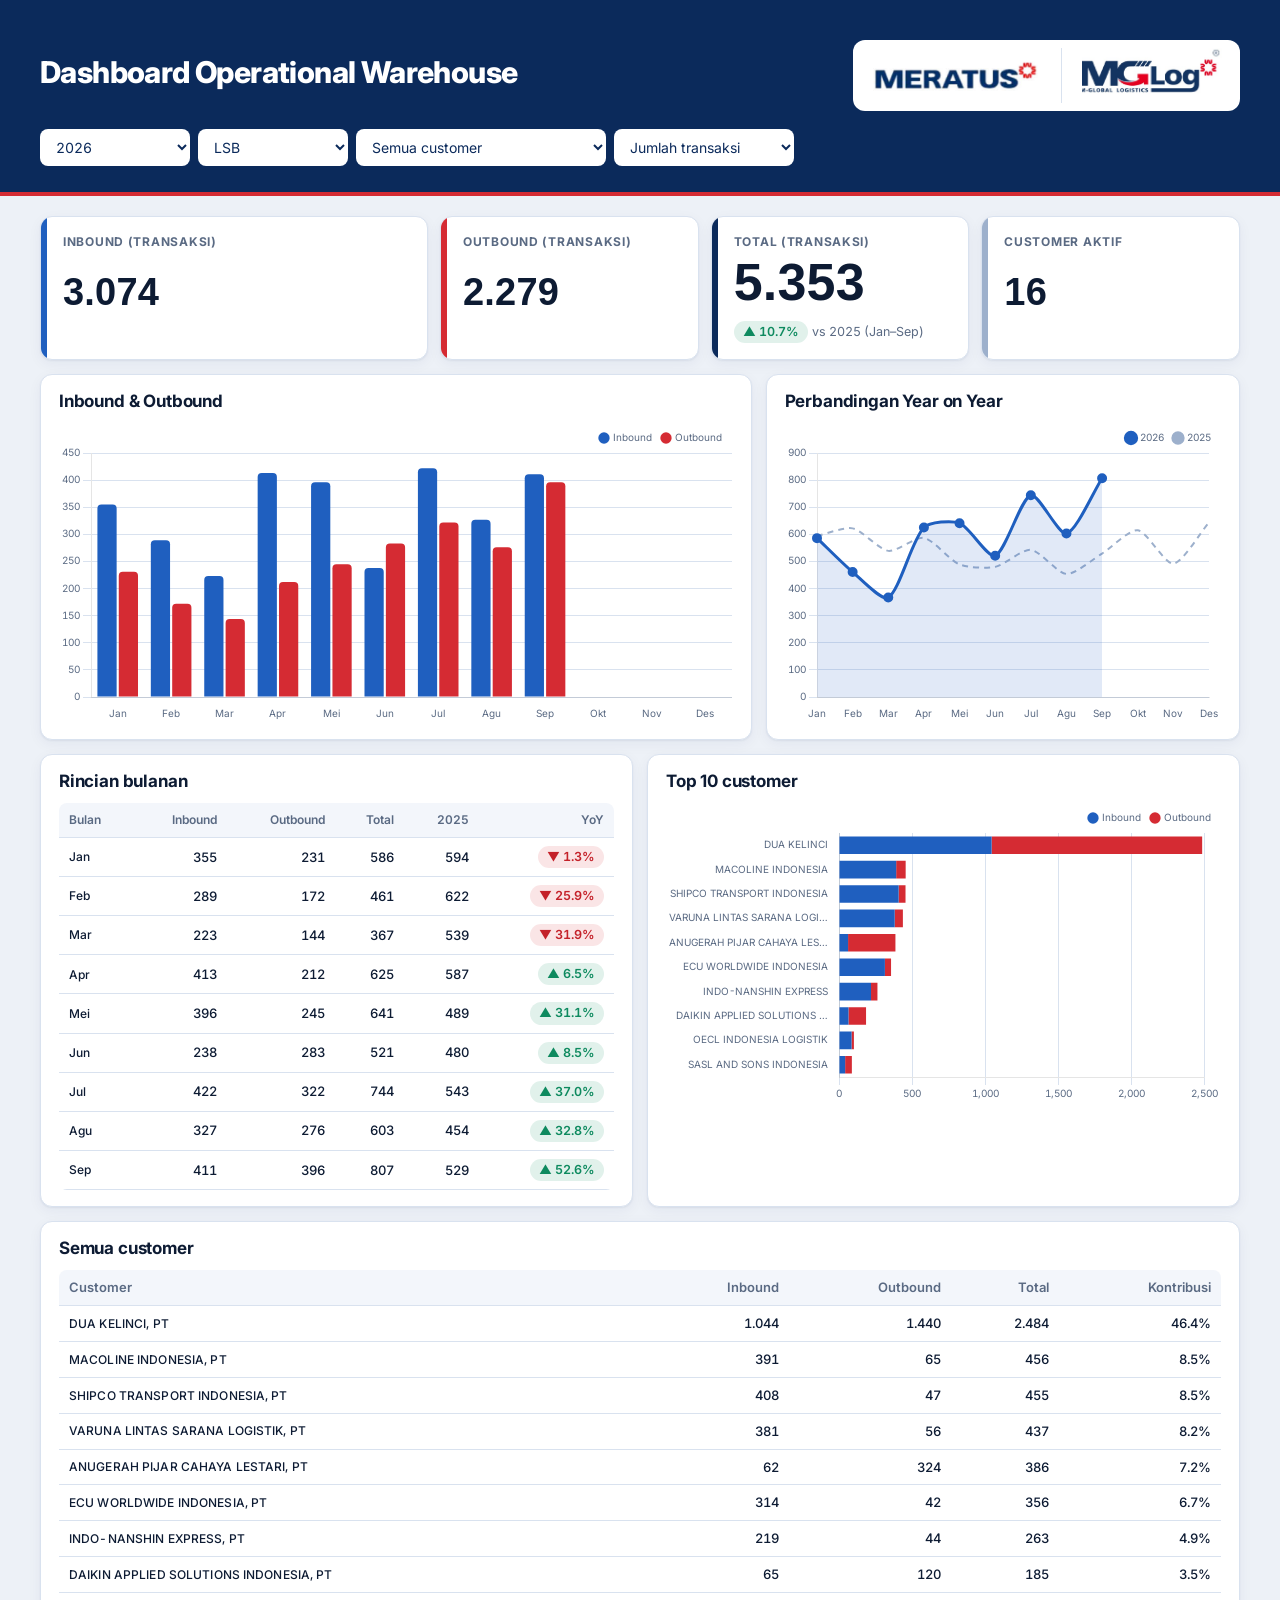
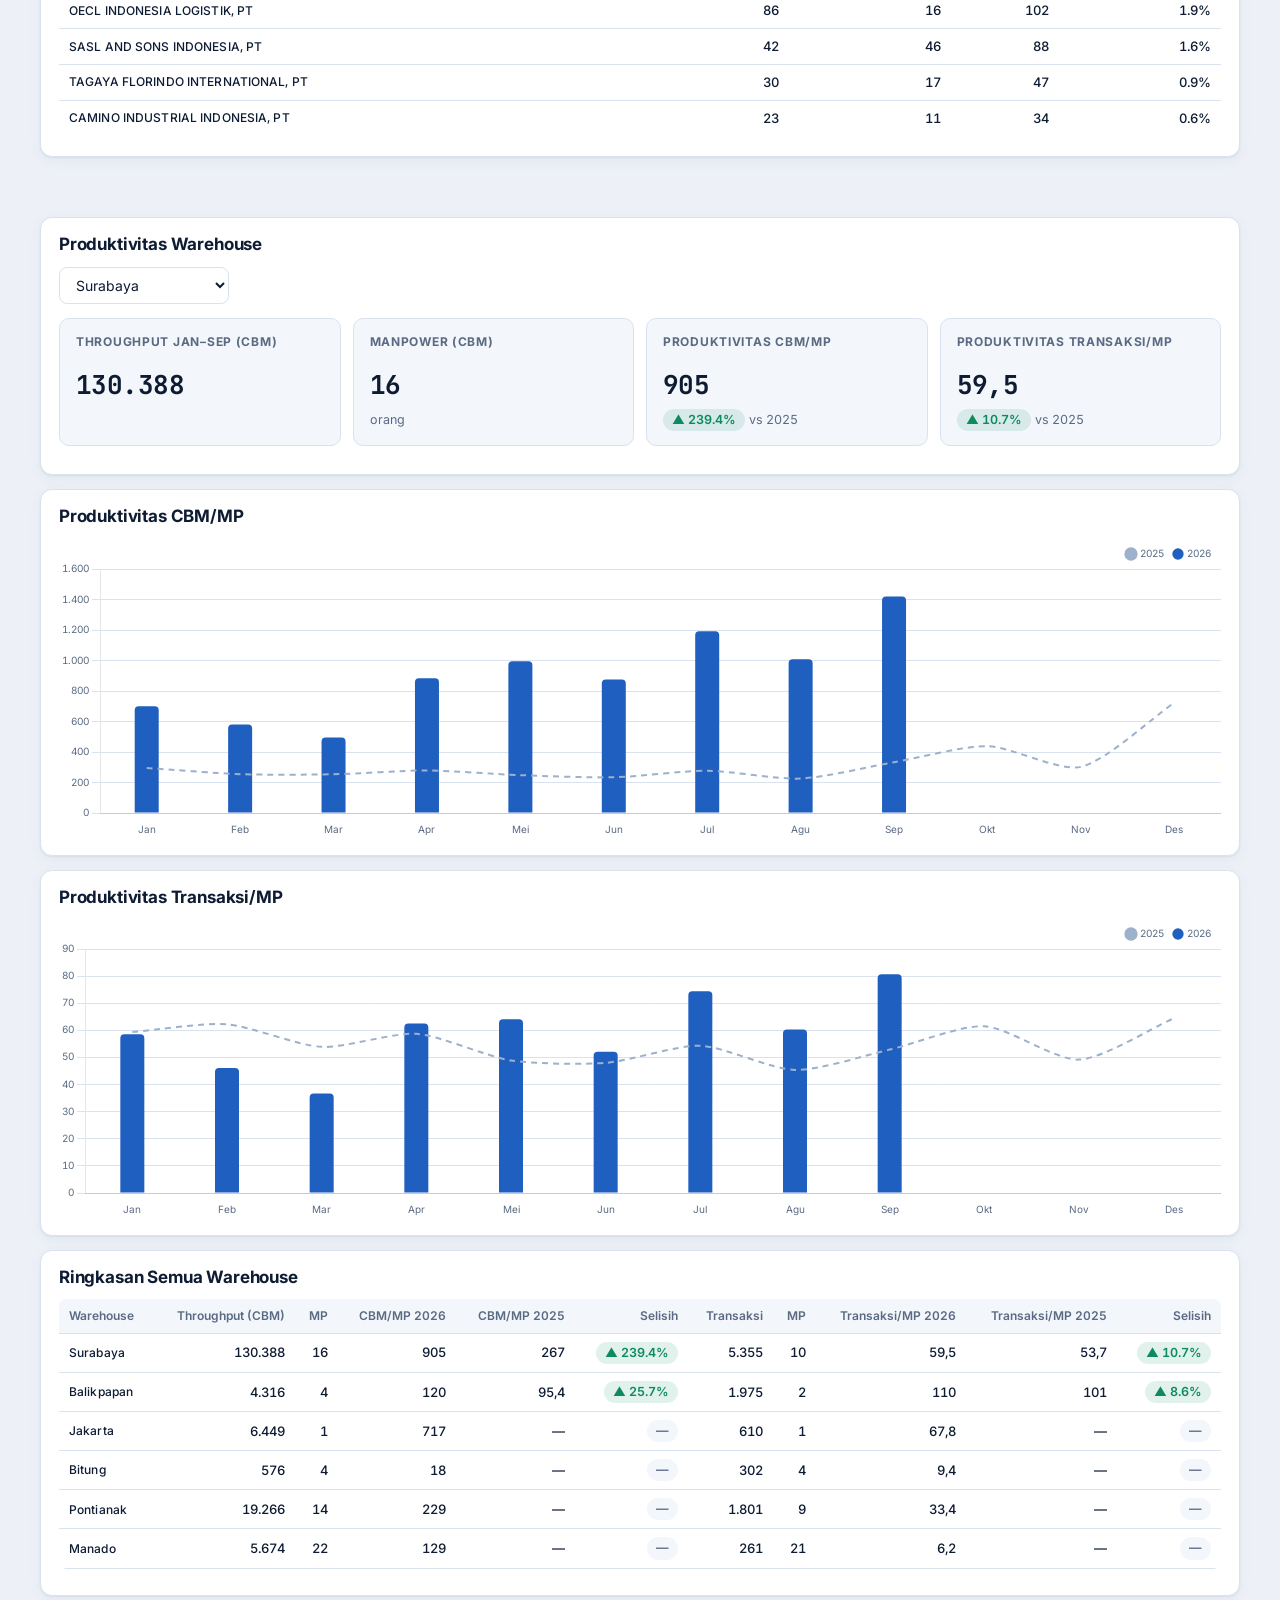
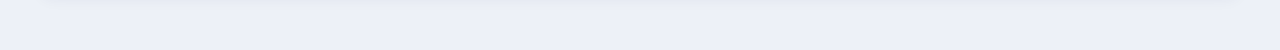
<file: index.html>
<!DOCTYPE html>
<html lang="id">
<head>
<meta charset="utf-8">
<meta name="viewport" content="width=device-width, initial-scale=1, viewport-fit=cover">
<title>Dashboard Operational Warehouse</title>
<link href="https://fonts.googleapis.com/css2?family=Inter:wght@400;500;600;700;800&family=JetBrains+Mono:wght@500;600;700&display=swap" rel="stylesheet"><link rel="stylesheet" href="css/style.css">
</head>
<body>
<header class="top"><div class="top-in">
  <div class="brand"><h1>Dashboard Operational Warehouse</h1><div class="sub" id="src"></div></div>
  <div class="logos">
    <img src="assets/images.jpg" alt="Meratus" onerror="this.remove()">
    <img src="assets/logo-mglog.jpg" alt="MGLOG" onerror="this.remove()">
  </div>
  <div class="bar">
    <select id="year" aria-label="Tahun"></select>
    <select id="wh" aria-label="Warehouse"></select>
    <select id="cust" aria-label="Customer"></select>
    <select id="met" aria-label="Ukuran"><option value="trx">Jumlah transaksi</option><option value="vol">Volume (CBM)</option><option value="qty">Qty</option></select>
  </div>
</div></header>
<div class="wrap">
<div class="kpis" id="kpis"></div>
<div class="grid">
  <div class="card"><h2>Inbound & Outbound</h2><div class="ch"><canvas id="c1"></canvas></div></div>
  <div class="card"><h2>Perbandingan Year on Year</h2><div class="ch"><canvas id="c2"></canvas></div></div>
</div>
<div class="grid b">
  <div class="card"><h2>Rincian bulanan</h2><div class="scroll"><table id="t1"></table></div></div>
  <div class="card"><h2>Top 10 customer</h2><div class="ch"><canvas id="c3"></canvas></div></div>
</div>
<div class="card"><h2>Semua customer</h2><div class="scroll"><table id="t2"></table></div>
<div class="note" id="dq"></div><div class="note" id="note"></div></div>
</div>
<section id="prod" hidden>
  <div class="card">
    <h2>Produktivitas Warehouse</h2>
    <select id="pwh" aria-label="Warehouse produktivitas"></select>
    <div class="kpis" id="pk"></div>
    <div class="note" id="pnote"></div>
  </div>
  <div class="card"><h2>Produktivitas CBM/MP</h2><div class="ch"><canvas id="p1"></canvas></div></div>
  <div class="card"><h2>Produktivitas Transaksi/MP</h2><div class="ch"><canvas id="p2"></canvas></div></div>
  <div class="card">
    <h2>Ringkasan Semua Warehouse</h2>
    <div class="scroll"><table id="pt"></table></div>
    <div class="note" id="pn2"></div>
  </div>
</section>
<script src="assets/chart.umd.min.js"></script>
<script src="assets/data.js"></script>
<script src="dashboard.js"></script>
</body>
</html>
</file>
<file: css/style.css>
:root{
  --navy:#0B2A5B;--navy-deep:#071D44;--blue:#1F5FBF;--red:#D52B33;
  --bg:#EDF1F7;--card:#fff;--ink:#0D1B33;--mut:#5A6A83;--line:#D9E2EF;--th:#F3F6FB;
  --in:#1F5FBF;--out:#D52B33;--prev:#9DB0CC;--up:#0E8A5F;--down:#C42129;
  --shadow:0 1px 2px rgba(11,42,91,.06),0 4px 14px rgba(11,42,91,.05);
  color-scheme:light;
}
@media(prefers-color-scheme:dark){:root:not([data-theme="light"]){
  --bg:#06132B;--card:#0D2142;--ink:#E7EEF9;--mut:#8FA3C2;--line:#1B3258;--th:#112A52;
  --in:#5B9BFF;--out:#FF5C63;--prev:#5E7396;--up:#4FD6A0;--down:#FF7C82;--navy-deep:#030C1E;--navy:#06183A;
  --shadow:0 1px 2px rgba(0,0,0,.3);color-scheme:dark}}
:root[data-theme="dark"]{
  --bg:#06132B;--card:#0D2142;--ink:#E7EEF9;--mut:#8FA3C2;--line:#1B3258;--th:#112A52;
  --in:#5B9BFF;--out:#FF5C63;--prev:#5E7396;--up:#4FD6A0;--down:#FF7C82;--navy-deep:#030C1E;--navy:#06183A;
  --shadow:0 1px 2px rgba(0,0,0,.3);color-scheme:dark}

*{box-sizing:border-box}
html{scroll-padding-top:env(safe-area-inset-top,0px)}
body{margin:0;background:var(--bg);color:var(--ink);font:15px/1.45 Barlow,system-ui,-apple-system,"Segoe UI",sans-serif;font-variant-numeric:tabular-nums}

/* Header */
.top{background:var(--navy);border-bottom:4px solid var(--red);
  padding:calc(40px + env(safe-area-inset-top,0px)) 0 26px}
.top-in{max-width:1240px;margin:0 auto;padding:0 20px;display:grid;grid-template-columns:1fr auto;gap:18px 24px;align-items:center}
.brand{grid-column:1;grid-row:1}
/* logo meratus dan mglog */
.logos{--zoom:1.0;grid-column:2;grid-row:1;display:flex;align-items:center;background:#fff;border-radius:12px;padding:8px 18px}
.logos img{display:block;box-sizing:content-box;object-fit:contain}
.logos img:first-child{--cy:26%;--cl:2%;--cr:2%;width:calc(170px*var(--zoom));height:calc(48px*var(--zoom));object-view-box:inset(var(--cy) var(--cr) var(--cy) var(--cl))}   
.logos img:last-child{--cy:20%;--cl:8%;--cr:2%;width:calc(140px*var(--zoom));height:calc(55px*var(--zoom));object-view-box:inset(var(--cy) var(--cr) var(--cy) var(--cl))}   
.logos img+img{margin-left:20px;padding-left:20px;border-left:1px solid #D9E2EF}
.bar{grid-column:1/-1;grid-row:2}
.top h1{margin:0;color:#fff;font:600 30px/1.1 "Barlow Condensed",Barlow,system-ui,sans-serif;letter-spacing:.2px}
.top .sub{color:#A9BEE0;margin-top:6px;font-size:13px}
.bar{display:flex;flex-wrap:wrap;gap:8px}
.top-in>*{min-width:0}
.bar select{font:inherit;font-size:14px;color:var(--navy);background:#fff;border:0;border-radius:8px;padding:9px 12px;min-width:0;width:150px;max-width:100%;text-overflow:ellipsis;cursor:pointer}
.bar select#cust{width:250px}
.bar select#met{width:180px}
.bar select:focus-visible{outline:3px solid #8FB6FF;outline-offset:1px}

.wrap{max-width:1240px;margin:20px auto 0;padding:0 20px calc(40px + env(safe-area-inset-bottom,0px))}

/*ringkas*/
.kpis{display:grid;grid-template-columns:1.5fr 1fr 1fr 1fr;gap:12px;margin-bottom:14px}
.kpis>*,.grid>*{min-width:0}
.card{background:var(--card);border:1px solid var(--line);border-radius:12px;padding:16px 18px;box-shadow:var(--shadow)}
.k{position:relative;overflow:hidden;padding-left:22px}
.k:not(.tot) .v{margin-top:22px}
.k::before{content:"";position:absolute;left:0;top:0;bottom:0;width:6px;background:var(--prev)}
.k.tot::before{background:var(--navy)}.k.in::before{background:var(--in)}.k.out::before{background:var(--out)}
.k .l{color:var(--mut);font-weight:500;font-size:14px}
.k .v{font:600 38px/1.1 "Barlow Condensed",Barlow,sans-serif;margin:4px 0 8px;letter-spacing:.2px}
.k.tot .v{font-size:52px}
.k .sub{color:var(--mut);font-size:12.5px}
.y{display:inline-block;padding:2px 9px;border-radius:999px;font-weight:600;font-size:12.5px;background:var(--th);color:var(--mut)}
.y.up{color:var(--up);background:rgba(14,138,95,.12)}
.y.down{color:var(--down);background:rgba(213,43,51,.12)}
.up{color:var(--up)}.down{color:var(--down)}

/*custom grafik dan tabel*/
.grid{display:grid;grid-template-columns:3fr 2fr;gap:14px;margin-bottom:14px}
.grid.b{grid-template-columns:minmax(440px,1fr) 1fr}
h2{margin:0 0 12px;font:600 17px/1.2 "Barlow Condensed",Barlow,sans-serif;letter-spacing:.3px;color:var(--ink)}
.ch{position:relative;height:300px}
.scroll{overflow:auto;max-height:460px;border-radius:8px}
table{border-collapse:collapse;width:100%;white-space:nowrap}
th,td{text-align:right;padding:8px 10px;border-bottom:1px solid var(--line)}
th:first-child,td:first-child{text-align:left}
th{position:sticky;top:0;background:var(--th);color:var(--mut);font-weight:600;font-size:13px}
tbody tr:hover td,tr:hover td{background:var(--th)}
td:first-child{font-weight:500}
.note{color:var(--mut);font-size:12.5px;margin-top:10px}
#dq{color:var(--ink);background:rgba(213,43,51,.08);border-left:4px solid var(--out);padding:8px 12px;border-radius:6px}
#dq:empty{display:none}


/*section productivity*/
#prod{max-width:1240px;margin:20px auto 0;padding:0 20px calc(40px + env(safe-area-inset-bottom,0px))}
#prod[hidden]{display:none}
#prod>.card{margin-bottom:14px}
#pwh{display:block;font:inherit;font-size:14px;color:var(--ink);background:var(--card);border:1px solid var(--line);border-radius:8px;padding:8px 12px;min-width:170px;margin-bottom:14px}
#pk{grid-template-columns:repeat(auto-fit,minmax(200px,1fr));gap:12px;margin:0 0 6px}
#pk>div{border:1px solid var(--line);border-radius:10px;padding:14px 16px;background:var(--th)}
#pk .l{color:var(--mut);font-size:12px;margin-bottom:6px}
#pk .v{font:700 26px/1.15 'JetBrains Mono',ui-monospace,Consolas,monospace;letter-spacing:-.02em;margin:20px 0 8px}
#pk .sub{color:var(--mut);font-size:12.5px}
#pnote{margin-top:12px}
.sub2{color:var(--mut);font-size:12.5px;margin-top:3px}
.grid2{display:grid;grid-template-columns:1fr 1fr;gap:14px;margin-bottom:14px}
.grid2>*{min-width:0}
h3{margin:0 0 8px;font:700 15px/1.2 'Inter',system-ui,sans-serif;letter-spacing:-.01em;color:var(--ink)}
.ch.s{height:240px}
@media(max-width:980px){.grid2{grid-template-columns:1fr}}
@media(max-width:980px){.kpis{grid-template-columns:1fr 1fr}.k.tot{grid-column:1/-1}.grid,.grid.b{grid-template-columns:1fr}}
@media(max-width:560px){.top-in{grid-template-columns:1fr}.logos{grid-column:1;grid-row:1;justify-self:start}.logos{--zoom:.75;padding:6px 12px}.logos img+img{margin-left:12px;padding-left:12px}.brand{grid-row:2}.bar{grid-row:3}.top h1{font-size:25px}.bar{width:100%}.bar select,.bar select#cust,.bar select#met{flex:1 1 calc(50% - 4px);width:calc(50% - 4px)}.k.tot .v{font-size:44px}.ch{height:260px}}

body,select,button,table{font-family:'Inter',system-ui,sans-serif}
h1,h2{font-family:'Inter',system-ui,sans-serif;font-weight:700;letter-spacing:-.01em}
.v{font-family:'JetBrains Mono',ui-monospace,monospace;font-weight:700;letter-spacing:-.02em}
.k .l,.l{text-transform:uppercase;letter-spacing:.06em;font-weight:700;font-size:.8em}
h1,.top h1,.brand h1{font-family:'Inter',system-ui,sans-serif !important;font-weight:800 !important;letter-spacing:-.02em !important}
#t1 td:first-child,#t2 td:first-child,#pt td:first-child{font-size:12px;letter-spacing:.01em}
#t1 td:not(:first-child),#t2 td:not(:first-child),#pt td:not(:first-child){font-size:13px !important;font-weight:500 !important}
#t1 th,#t2 th,#pt th{font-size:12px}
#t2 td:first-child{font-size:12px !important;letter-spacing:.01em}
#t2 td:not(:first-child){font-size:13px !important;font-weight:500 !important}
#t2 th{font-size:13px !important}
</file>
